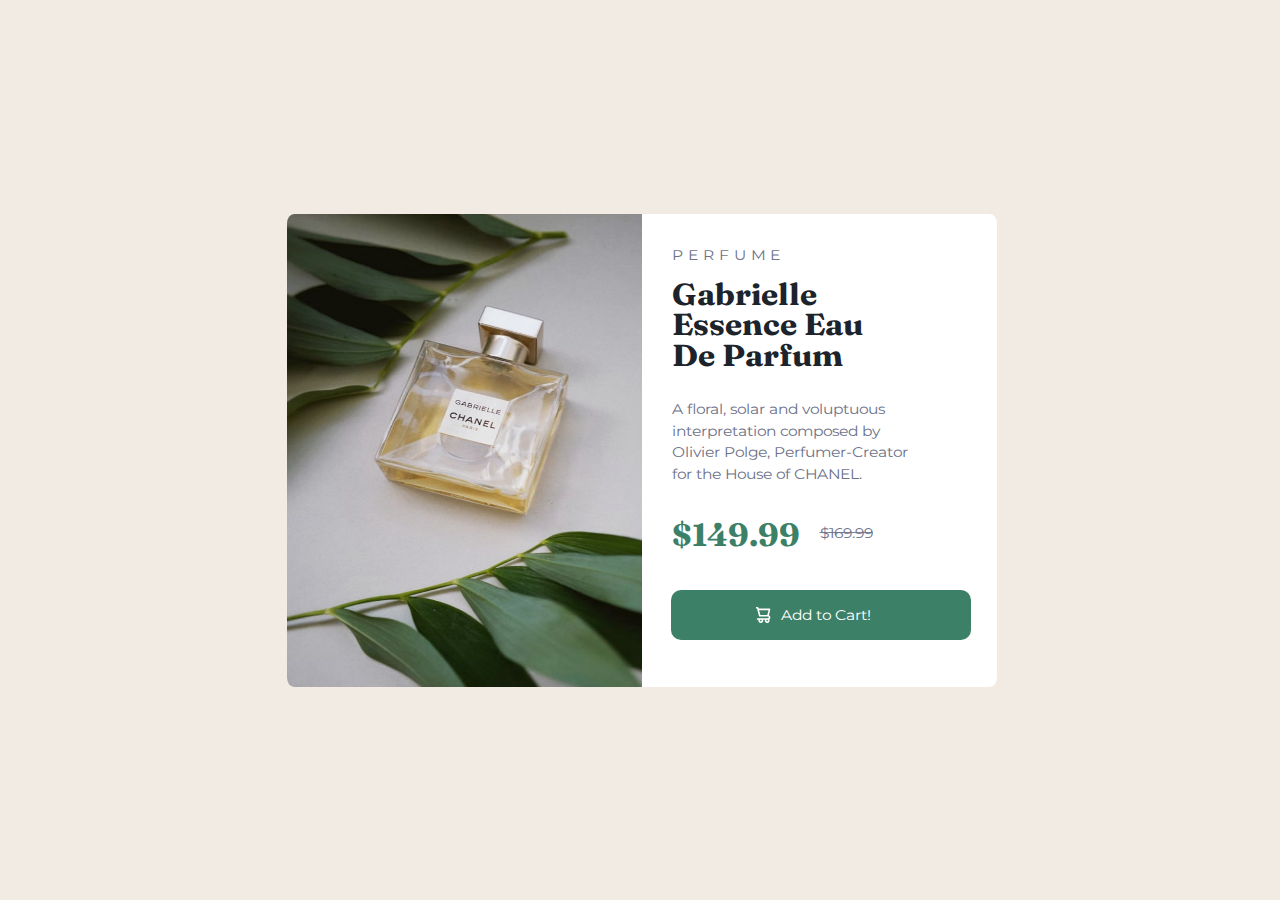
<file: product preview page component/product-preview-card-component-main/index.html>
<!DOCTYPE html>
<html lang="en">
<head>
  <meta charset="UTF-8">
  <meta name="viewport" content="width=device-width, initial-scale=1.0"> <!-- displays site properly based on user's device -->
  <link rel="stylesheet" href="style.scss">
  <link rel="stylesheet" href="style.css">
  <link rel="stylesheet" href="style.css.map">
  <link rel="preconnect" href="https://fonts.googleapis.com">
<link rel="preconnect" href="https://fonts.gstatic.com" crossorigin>
<link href="https://fonts.googleapis.com/css2?family=Fraunces:opsz,wght@9..144,700&display=swap" rel="stylesheet">
<link rel="preconnect" href="https://fonts.googleapis.com">
<link rel="preconnect" href="https://fonts.gstatic.com" crossorigin>
<link href="https://fonts.googleapis.com/css2?family=Montserrat:wght@500;700&display=swap" rel="stylesheet">

  <link rel="icon" type="image/png" sizes="32x32" href="./images/favicon-32x32.png">
  
  <title>Frontend Mentor | Product preview card component</title>

  <!-- Feel free to remove these styles or customise in your own stylesheet 👍 -->

</head>
<body>

  <div class="container">
    <div class="img">
      <img class="desktop img" src="images/image-product-desktop.jpg" alt="">
      <img class="mobile img" src="images/image-product-mobile.jpg" alt="">
    </div>

    <div class="text">

      <div class="desc">
        <p class="upper">Perfume</p>

        <h1 class="main" >Gabrielle Essence Eau De Parfum</h1>
        <p class="desc2">A floral, solar and voluptuous interpretation composed by Olivier Polge, 
          Perfumer-Creator for the House of CHANEL.</p>
      </div>

      <div class="price">
        <h1 class="price-main">$149.99</h1>
        <p class="price-sub" >$169.99</p>
      </div>

      <div class="add-to-cart">
        <img class="svg" src="images/icon-cart.svg" alt="">
        <p class="add">Add to Cart!</p>
      </div>
    </div>
  </div>

  
  </div>
</body>
</html>
</file>
<file: product preview page component/product-preview-card-component-main/style.css>
:root {
  --Darkcyan: hsl(158, 36%, 37%);
  --Cream: hsl(30, 38%, 92%);
  --Verydarkblue: hsl(212, 21%, 14%);
  --Darkgrayishblue: hsl(228, 12%, 48%);
  --White: hsl(0, 0%, 100%);
  --sizep: 14px;
}

.attribution {
  font-size: 11px;
  text-align: center;
}

.attribution a {
  color: hsl(228deg, 45%, 44%);
}

body {
  background-color: var(--Cream);
  display: flex;
  flex-direction: columns;
  align-items: center;
  justify-content: center;
  min-height: 100vh;
  font-family: "Montserrat";
  margin: 0px;
}
body .container {
  width: 355px;
  height: 650px;
  background-color: var(--White);
  border-radius: 2%;
}
body .mobile {
  width: 100%;
  border-radius: 2% 2% 0% 0%;
}
body .upper {
  text-transform: uppercase;
  letter-spacing: 5px;
  transform: scale(1, 0.9);
  color: var(--Darkgrayishblue);
}
body p {
  color: var(--Darkgrayishblue);
}
body .text {
  text-align: left;
  width: 93%;
  margin-left: 19px;
}
body .main {
  color: var(--Verydarkblue);
  margin-top: -6px;
  line-height: 2rem;
  transform: scale(1, 0.95);
  font-family: "Fraunces";
  font-size: 2rem;
}
body .main:hover {
  text-decoration: underline;
  cursor: pointer;
  -webkit-text-decoration-style: 1px;
          text-decoration-style: 1px;
}
body p {
  line-height: 1.5rem;
  width: 96%;
  font-size: 15px;
  transform: scale(1, 0.9);
}
body .price-main {
  color: var(--Darkcyan);
  margin-top: -5px;
  font-family: "Fraunces";
}
body .price-sub {
  margin-left: 20px;
  margin-top: 1px;
  text-decoration: line-through;
  transform: scale(1, 0.9);
}
body .price {
  display: flex;
}
body .add-to-cart {
  display: flex;
  width: 300px;
  height: 50px;
  background-color: var(--Darkcyan);
  margin-left: 8px;
  border-radius: 10px;
  align-items: center;
}
body .add-to-cart:hover {
  background-color: hsl(138deg, 81%, 10%);
  transform: scale(1.01);
  cursor: pointer;
}
body .add {
  color: var(--White);
  margin-left: 10px;
  transform: scale(1, 0.9);
}
body .svg {
  width: 15px;
  height: 16px;
  margin-left: 85px;
}
body .img:hover {
  cursor: pointer;
  opacity: 0.97;
}

.desktop {
  display: none;
}

@media only screen and (min-width: 900px) {
  .mobile {
    display: none;
  }
  .main {
    width: 60%;
  }
  .desc2 {
    width: 75%;
  }
  body .text {
    margin-left: 30px;
    margin-top: 30px;
  }
  .price-main, .price-sub {
    padding-top: 15px;
  }
  body .add-to-cart {
    margin-top: 15px;
    margin-left: -1px;
  }
  body .container {
    height: 473px;
    width: 355px;
    border-radius: 0 2% 2% 0;
    margin-left: 22.375em;
    position: absolute;
  }
  .desktop {
    display: block;
    position: absolute;
    width: 355px;
    height: 473px;
    width: 100%;
    margin-left: -355px;
    border-radius: 2% 0 0 2%;
  }
}/*# sourceMappingURL=style.css.map */
</file>
